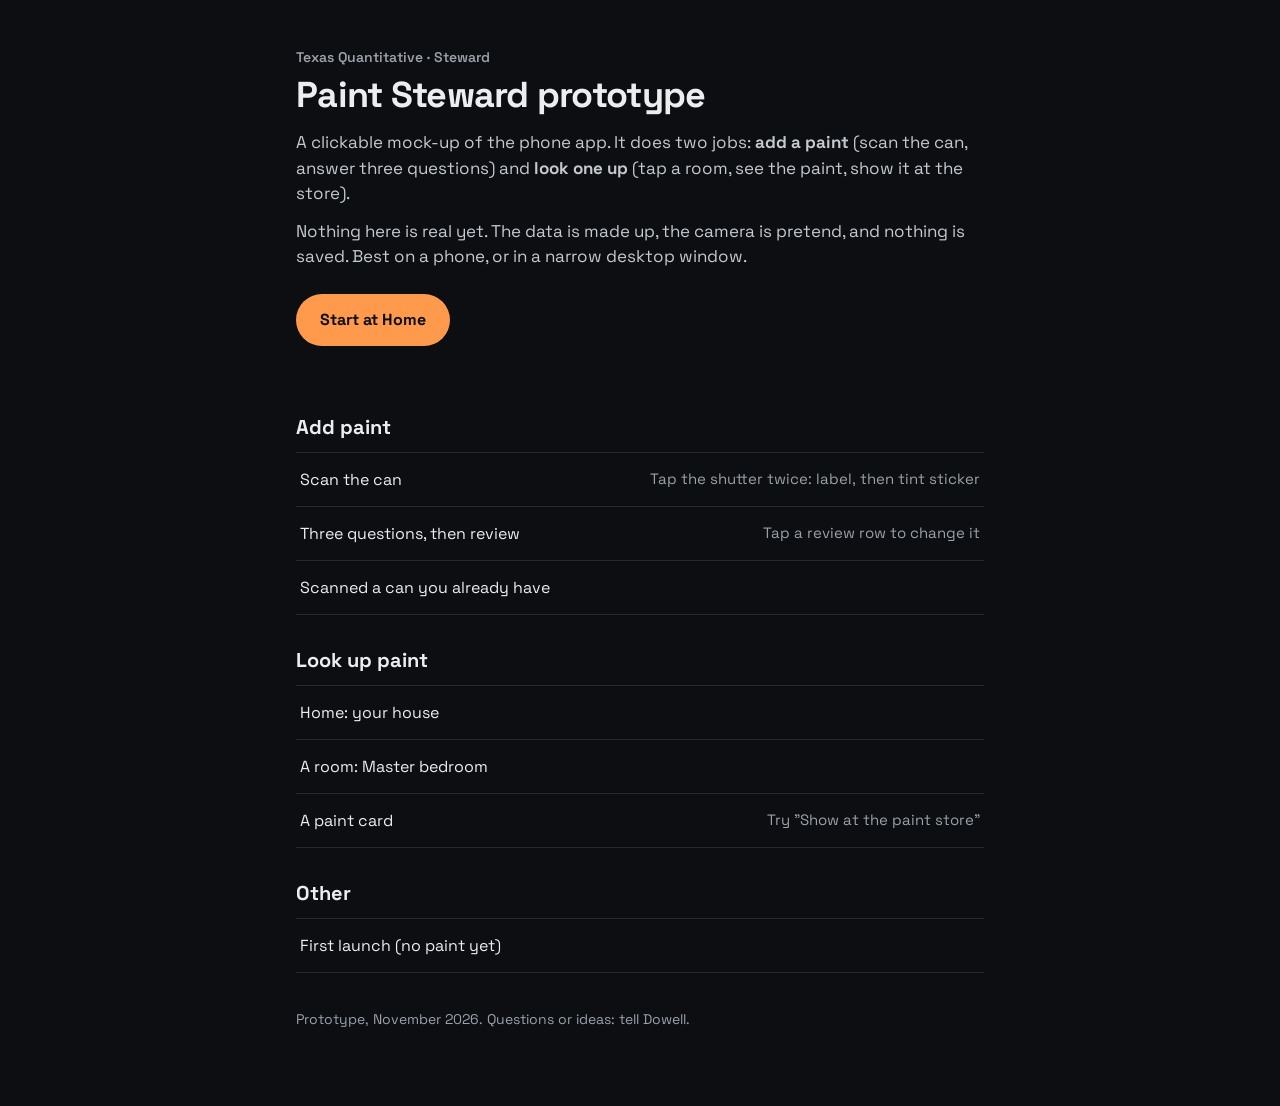
<file: index.html>
<!doctype html>
<html lang="en">
<head>
<meta charset="utf-8">
<meta name="viewport" content="width=device-width, initial-scale=1">
<title>Paint Steward Prototype</title>
<meta name="robots" content="noindex">
<link href="https://fonts.googleapis.com/css2?family=Space+Grotesk:wght@400;500;600;700&display=swap" rel="stylesheet">
<style>
  :root { --bg: #0C0E11; --surface: #16191E; --line: #262A31; --ink: #ECEDEF; --muted: #9AA1AB; --accent: #FF9A4D; }
  * { box-sizing: border-box; }
  body { margin: 0; background: var(--bg); color: var(--ink); font-family: 'Space Grotesk', system-ui, sans-serif; }
  main { max-width: 720px; margin: 0 auto; padding: 48px 16px 64px; }
  .eyebrow { font-size: 14px; font-weight: 600; color: var(--muted); }
  h1 { font-size: 36px; letter-spacing: -0.02em; margin: 6px 0 12px; }
  p { font-size: 17px; line-height: 1.5; color: #C4C9D0; margin: 0 0 12px; }
  .start { display: inline-flex; align-items: center; height: 52px; padding: 0 24px; border-radius: 26px; background: var(--accent); color: var(--bg); font-weight: 700; text-decoration: none; margin: 12px 0 36px; }
  h2 { font-size: 20px; margin: 32px 0 12px; }
  ol { list-style: none; padding: 0; margin: 0; border-top: 1px solid var(--line); }
  li a { display: flex; justify-content: space-between; gap: 16px; padding: 16px 4px; border-bottom: 1px solid var(--line); color: var(--ink); text-decoration: none; }
  li a:hover { background: var(--surface); }
  li span { color: var(--muted); font-size: 15px; text-align: right; }
  .note { font-size: 14px; color: var(--muted); margin-top: 36px; }
</style>
</head>
<body>
<main>
  <div class="eyebrow">Texas Quantitative · Steward</div>
  <h1>Paint Steward prototype</h1>
  <p>A clickable mock-up of the phone app. It does two jobs: <b>add a paint</b> (scan the can, answer three questions) and <b>look one up</b> (tap a room, see the paint, show it at the store).</p>
  <p>Nothing here is real yet. The data is made up, the camera is pretend, and nothing is saved. Best on a phone, or in a narrow desktop window.</p>
  <a class="start" href="home.html">Start at Home</a>

  <h2>Add paint</h2>
  <ol>
    <li><a href="scan.html">Scan the can <span>Tap the shutter twice: label, then tint sticker</span></a></li>
    <li><a href="ask.html">Three questions, then review <span>Tap a review row to change it</span></a></li>
    <li><a href="known.html">Scanned a can you already have</a></li>
  </ol>

  <h2>Look up paint</h2>
  <ol>
    <li><a href="home.html">Home: your house</a></li>
    <li><a href="room.html">A room: Master bedroom</a></li>
    <li><a href="paint.html">A paint card <span>Try "Show at the paint store"</span></a></li>
  </ol>

  <h2>Other</h2>
  <ol>
    <li><a href="first-run.html">First launch (no paint yet)</a></li>
  </ol>

  <p class="note">Prototype, November 2026. Questions or ideas: tell Dowell.</p>
</main>
</body>
</html>
</file>
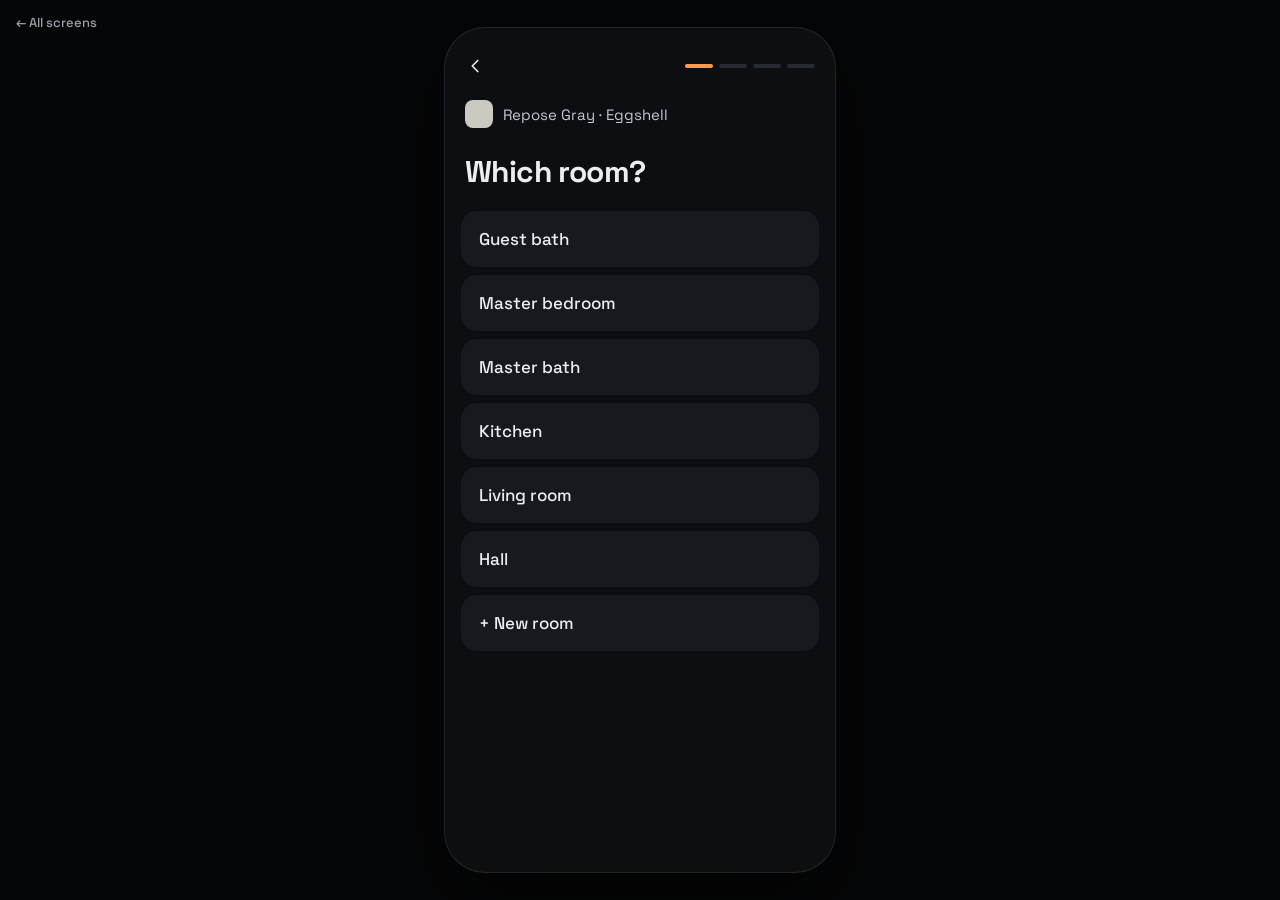
<file: ask.html>
<!doctype html>
<html lang="en">
<head>
<meta charset="utf-8">
<meta name="viewport" content="width=device-width, initial-scale=1">
<title>Paint Steward – Three questions</title>
<link href="https://fonts.googleapis.com/css2?family=JetBrains+Mono:wght@400;600&family=Space+Grotesk:wght@400;500;600;700&display=swap" rel="stylesheet">
<link rel="stylesheet" href="style.css">
<script src="fit.js"></script>
</head>
<body>
<a class="proto-home" href="index.html">← All screens</a>
<div class="phone" id="phone"></div>
<script>
const A = '#FF9A4D';
const s = { step: 0, editing: false, room: null, surface: null, left: null, by: 1 };
const Q = [
  { key: 'room', q: 'Which room?', opts: ['Guest bath', 'Master bedroom', 'Master bath', 'Kitchen', 'Living room', 'Hall', '+ New room'] },
  { key: 'surface', q: 'What did it go on?', opts: ['Walls', 'Ceiling', 'Trim', 'Doors', 'Cabinets', 'Something else'] },
  { key: 'left', q: 'How much is left?', opts: ['None', 'About a quarter', 'About half', 'About three quarters', 'Full can'] }
];
const bys = ['Me', "Bob's Painters"];
function set(patch) { Object.assign(s, patch); render(); }
function answer(i) {
  const q = Q[Math.min(s.step, 2)];
  set({ [q.key]: q.opts[i], step: s.editing ? 3 : s.step + 1, editing: false });
}
function back() { set({ step: Math.max(0, s.step - 1), editing: false }); }
function edit(i) {
  if (i === 2) set({ step: 0, editing: true });
  else if (i === 3) set({ step: 2, editing: true });
  else if (i === 4) set({ by: (s.by + 1) % bys.length });
}

function render() {
  const q = Q[Math.min(s.step, 2)];
  const review = [
    ['Color', 'SW 7015 Repose Gray'],
    ['Paint', 'Emerald Interior · Eggshell'],
    ['Where', (s.room || 'Guest bath') + ' – ' + (s.surface || 'Walls').toLowerCase()],
    ['Left', s.left || 'About half'],
    ['By', bys[s.by]],
    ['Date', 'Today']
  ];
  const backBtn = s.step === 0
    ? `<a href="scan.html" aria-label="Back" style="width: 44px; height: 44px; display: flex; align-items: center; justify-content: center; color: #ECEDEF">`
    : `<button onclick="back()" aria-label="Back" style="width: 44px; height: 44px; border: 0; background: transparent; display: flex; align-items: center; justify-content: center; color: #ECEDEF">`;
  const backEnd = s.step === 0 ? '</a>' : '</button>';

  document.getElementById('phone').innerHTML = `
  <div style="position: absolute; top: 16px; left: 8px; right: 20px; height: 44px; display: flex; align-items: center; justify-content: space-between">
    ${backBtn}<svg width="22" height="22" viewBox="0 0 24 24" fill="none" stroke="currentColor" stroke-width="1.8" stroke-linecap="round" stroke-linejoin="round" aria-hidden="true"><path d="M15 6l-6 6 6 6"></path></svg>${backEnd}
    <div style="display: flex; gap: 6px" aria-hidden="true">
      ${[0, 1, 2, 3].map(i => `<div style="width: 28px; height: 4px; border-radius: 2px; background: ${i <= s.step ? A : '#262A31'}"></div>`).join('')}
    </div>
  </div>

  <div style="position: absolute; top: 72px; left: 20px; right: 20px; display: flex; align-items: center; gap: 10px">
    <div style="width: 28px; height: 28px; border-radius: 8px; background: #CCC9C0"></div>
    <div style="font-size: 15px; color: #C4C9D0">Repose Gray · Eggshell</div>
  </div>

  ${s.step < 3 ? `
    <div class="ps-side" style="position: absolute; top: 124px; left: 16px; right: 16px">
      <div style="font-size: 30px; font-weight: 700; letter-spacing: -0.02em; margin: 0 4px 20px">${q.q}</div>
      <div style="display: flex; flex-direction: column; gap: 8px">
        ${q.opts.map((label, i) => {
          const chosen = s[q.key] === label;
          return `<button onclick="answer(${i})" style="height: 56px; padding: 0 18px; border-radius: 16px; border: 0; background: ${chosen ? '#ECEDEF' : '#16191E'}; color: ${chosen ? '#0C0E11' : '#ECEDEF'}; text-align: left; font: 500 17px 'Space Grotesk', sans-serif">${label}</button>`;
        }).join('')}
      </div>
    </div>
  ` : `
    <div class="ps-side" style="position: absolute; top: 124px; left: 16px; right: 16px">
      <div style="font-size: 30px; font-weight: 700; letter-spacing: -0.02em; margin: 0 4px 6px">Look right?</div>
      <div style="font-size: 15px; color: #9AA1AB; margin: 0 4px 20px">Tap anything to change it.</div>
      <div style="border-radius: 20px; background: #16191E; padding: 4px 16px">
        ${review.map(([label, value], i) => `
          <button onclick="edit(${i})" style="width: 100%; min-height: 56px; padding: 8px 0; border: 0; border-bottom: ${i === review.length - 1 ? '0' : '1px solid #262A31'}; background: transparent; color: #ECEDEF; display: flex; align-items: center; justify-content: space-between; gap: 12px; font-family: 'Space Grotesk', sans-serif; text-align: right">
            <span style="font-size: 14px; color: #9AA1AB; text-align: left">${label}</span>
            <span style="font-size: 16px; font-weight: 500">${value}</span>
          </button>`).join('')}
      </div>
    </div>
    <a href="home.html" style="position: absolute; bottom: 36px; left: 16px; right: 16px; height: 60px; border-radius: 30px; background: ${A}; color: #0C0E11; text-decoration: none; display: flex; align-items: center; justify-content: center; font-size: 17px; font-weight: 700">Save</a>
  `}`;
}
render();
</script>
</body>
</html>
</file>
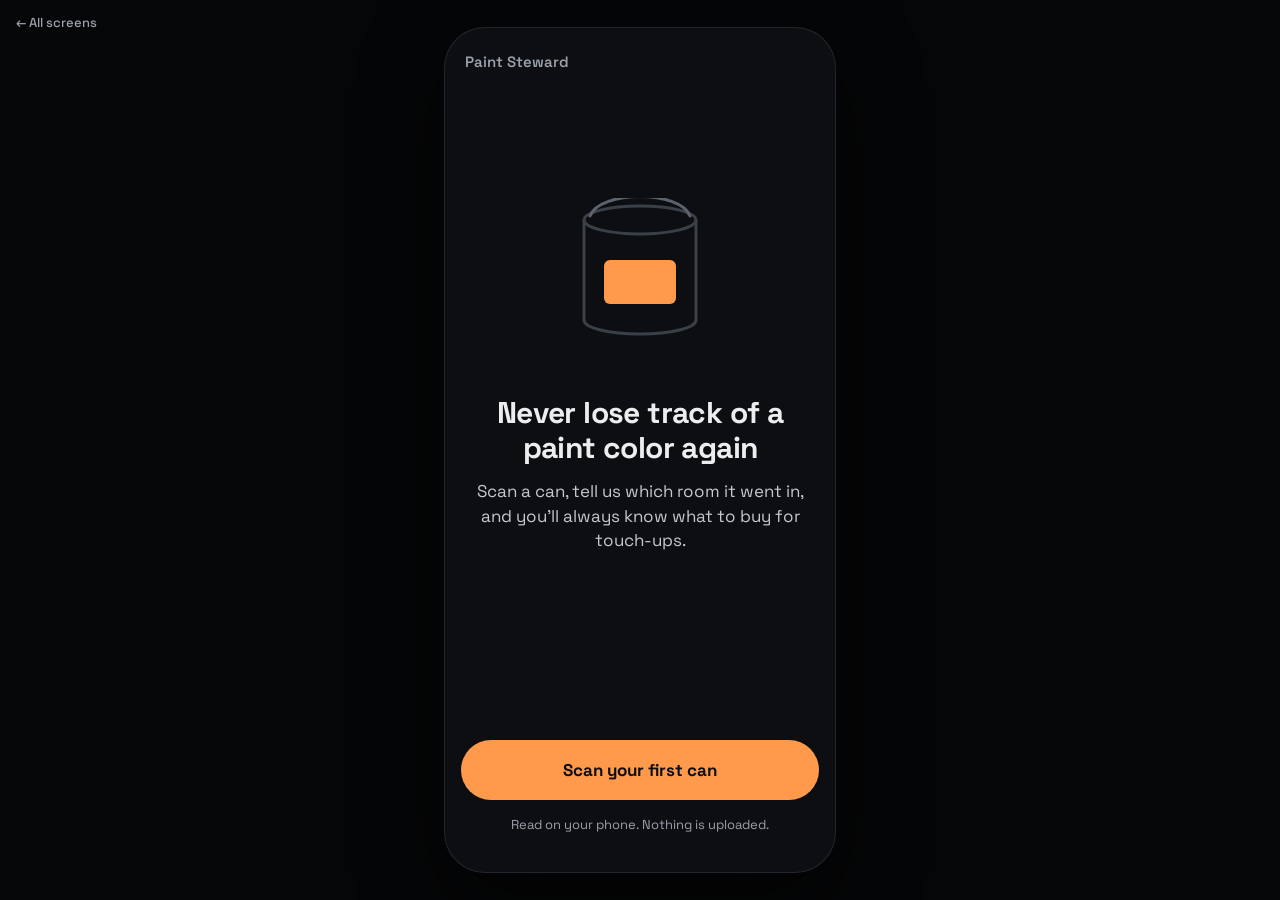
<file: first-run.html>
<!doctype html>
<html lang="en">
<head>
<meta charset="utf-8">
<meta name="viewport" content="width=device-width, initial-scale=1">
<title>Paint Steward – First launch</title>
<link href="https://fonts.googleapis.com/css2?family=JetBrains+Mono:wght@400;600&family=Space+Grotesk:wght@400;500;600;700&display=swap" rel="stylesheet">
<link rel="stylesheet" href="style.css">
<script src="fit.js"></script>
</head>
<body>
<a class="proto-home" href="index.html">← All screens</a>
<div class="phone">

  <div style="position: absolute; top: 24px; left: 20px; font-size: 15px; font-weight: 600; color: #9AA1AB">Paint Steward</div>

  <svg style="position: absolute; top: 170px; left: 50%; transform: translateX(-50%)" width="140" height="150" viewBox="0 0 140 150" fill="none" aria-hidden="true">
    <ellipse cx="70" cy="22" rx="56" ry="14" stroke="#3A4048" stroke-width="3"></ellipse>
    <path d="M14 22v100c0 8 25 14 56 14s56-6 56-14V22" stroke="#3A4048" stroke-width="3"></path>
    <rect x="34" y="62" width="72" height="44" rx="6" fill="#FF9A4D"></rect>
    <path d="M20 18c10-26 90-26 100 0" stroke="#5C636D" stroke-width="3" stroke-linecap="round"></path>
  </svg>

  <div style="position: absolute; top: 368px; left: 28px; right: 28px; text-align: center">
    <div style="font-size: 30px; font-weight: 700; letter-spacing: -0.02em; line-height: 1.15">Never lose track of a paint color again</div>
    <div style="font-size: 17px; color: #C4C9D0; line-height: 1.45; margin-top: 14px">Scan a can, tell us which room it went in, and you'll always know what to buy for touch-ups.</div>
  </div>

  <div style="position: absolute; bottom: 32px; left: 16px; right: 16px; display: flex; flex-direction: column; gap: 8px; align-items: center">
    <a href="scan.html" style="width: 100%; height: 60px; border-radius: 30px; background: #FF9A4D; color: #0C0E11; text-decoration: none; display: flex; align-items: center; justify-content: center; font-size: 17px; font-weight: 700">Scan your first can</a>
    <div style="font-size: 13px; color: #9AA1AB; height: 32px; display: flex; align-items: center">Read on your phone. Nothing is uploaded.</div>
  </div>
</div>
</body>
</html>
</file>
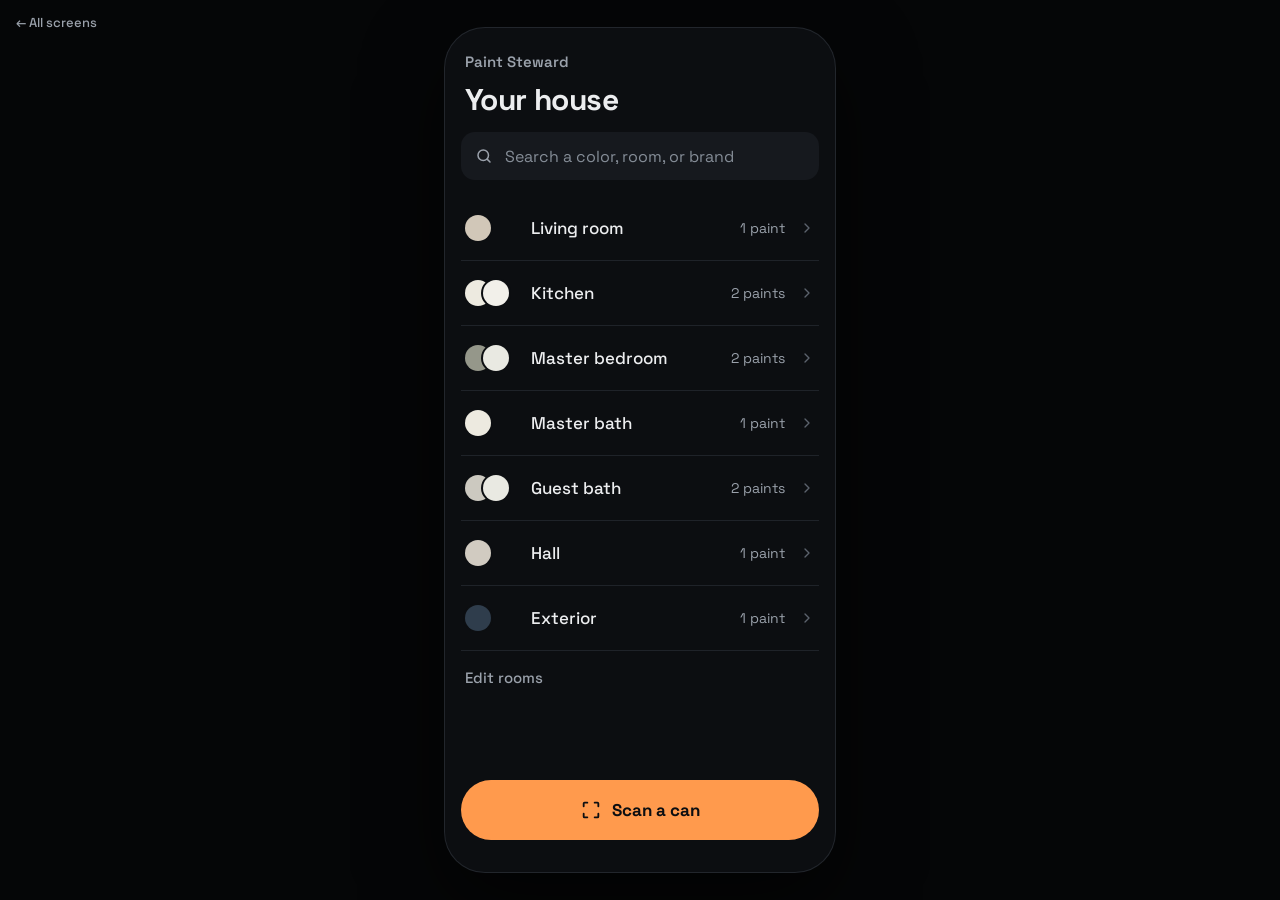
<file: home.html>
<!doctype html>
<html lang="en">
<head>
<meta charset="utf-8">
<meta name="viewport" content="width=device-width, initial-scale=1">
<title>Paint Steward – Home</title>
<link href="https://fonts.googleapis.com/css2?family=JetBrains+Mono:wght@400;600&family=Space+Grotesk:wght@400;500;600;700&display=swap" rel="stylesheet">
<link rel="stylesheet" href="style.css">
<script src="fit.js"></script>
</head>
<body>
<a class="proto-home" href="index.html">← All screens</a>
<div class="phone">

  <div style="position: absolute; top: 24px; left: 20px; font-size: 15px; font-weight: 600; color: #9AA1AB">Paint Steward</div>
  <div style="position: absolute; top: 52px; left: 20px; font-size: 30px; font-weight: 700; letter-spacing: -0.02em">Your house</div>

  <label style="position: absolute; top: 104px; left: 16px; right: 16px; height: 48px; border-radius: 14px; background: #16191E; display: flex; align-items: center; gap: 10px; padding: 0 14px; box-sizing: border-box; color: #9AA1AB">
    <svg width="18" height="18" viewBox="0 0 24 24" fill="none" stroke="currentColor" stroke-width="2" stroke-linecap="round" aria-hidden="true"><circle cx="11" cy="11" r="7"></circle><path d="M20 20l-3.5-3.5"></path></svg>
    <span style="position: absolute; width: 1px; height: 1px; overflow: hidden; clip: rect(0 0 0 0)">Search paint</span>
    <input type="search" placeholder="Search a color, room, or brand" style="flex: 1; border: 0; background: transparent; color: #ECEDEF; font: 16px 'Space Grotesk', sans-serif; outline: none">
  </label>

  <div id="rooms" style="position: absolute; top: 168px; left: 16px; right: 16px; display: flex; flex-direction: column"></div>

  <a href="scan.html" style="position: absolute; bottom: 32px; left: 16px; right: 16px; height: 60px; border-radius: 30px; background: #FF9A4D; color: #0C0E11; text-decoration: none; display: flex; align-items: center; justify-content: center; gap: 10px; font-size: 17px; font-weight: 700">
    <svg width="22" height="22" viewBox="0 0 24 24" fill="none" stroke="currentColor" stroke-width="2" stroke-linecap="round" stroke-linejoin="round" aria-hidden="true"><path d="M4 8V5a1 1 0 0 1 1-1h3M16 4h3a1 1 0 0 1 1 1v3M20 16v3a1 1 0 0 1-1 1h-3M8 20H5a1 1 0 0 1-1-1v-3"></path></svg>
    Scan a can
  </a>
</div>
<script>
const rooms = [
  ['Living room', ['#D1C7B8']],
  ['Kitchen', ['#EDEAE0', '#F2F0EA']],
  ['Master bedroom', ['#95978A', '#E9E9E2']],
  ['Master bath', ['#EDEAE0']],
  ['Guest bath', ['#CCC9C0', '#E9E9E2']],
  ['Hall', ['#D1CBC1']],
  ['Exterior', ['#2F3D4C']]
];
document.getElementById('rooms').innerHTML = rooms.map(([name, hexes]) => `
  <a href="room.html" style="height: 64px; display: flex; align-items: center; gap: 14px; padding: 0 4px; border-bottom: 1px solid #1F2329; color: #ECEDEF; text-decoration: none">
    <div style="display: flex; width: 52px; flex-shrink: 0">
      ${hexes.map(h => `<div style="width: 26px; height: 26px; border-radius: 13px; background: ${h}; box-shadow: 0 0 0 2px #0C0E11; margin-right: -8px"></div>`).join('')}
    </div>
    <div style="flex: 1; font-size: 17px; font-weight: 500">${name}</div>
    <div style="font-size: 14px; color: #9AA1AB">${hexes.length === 1 ? '1 paint' : hexes.length + ' paints'}</div>
    <svg width="16" height="16" viewBox="0 0 24 24" fill="none" stroke="#5C636D" stroke-width="2" stroke-linecap="round" stroke-linejoin="round" aria-hidden="true"><path d="M9 6l6 6-6 6"></path></svg>
  </a>`).join('') + `
  <button style="height: 52px; border: 0; background: transparent; color: #9AA1AB; font: 500 15px 'Space Grotesk', sans-serif; text-align: left; padding: 0 4px">Edit rooms</button>`;
</script>
</body>
</html>
</file>
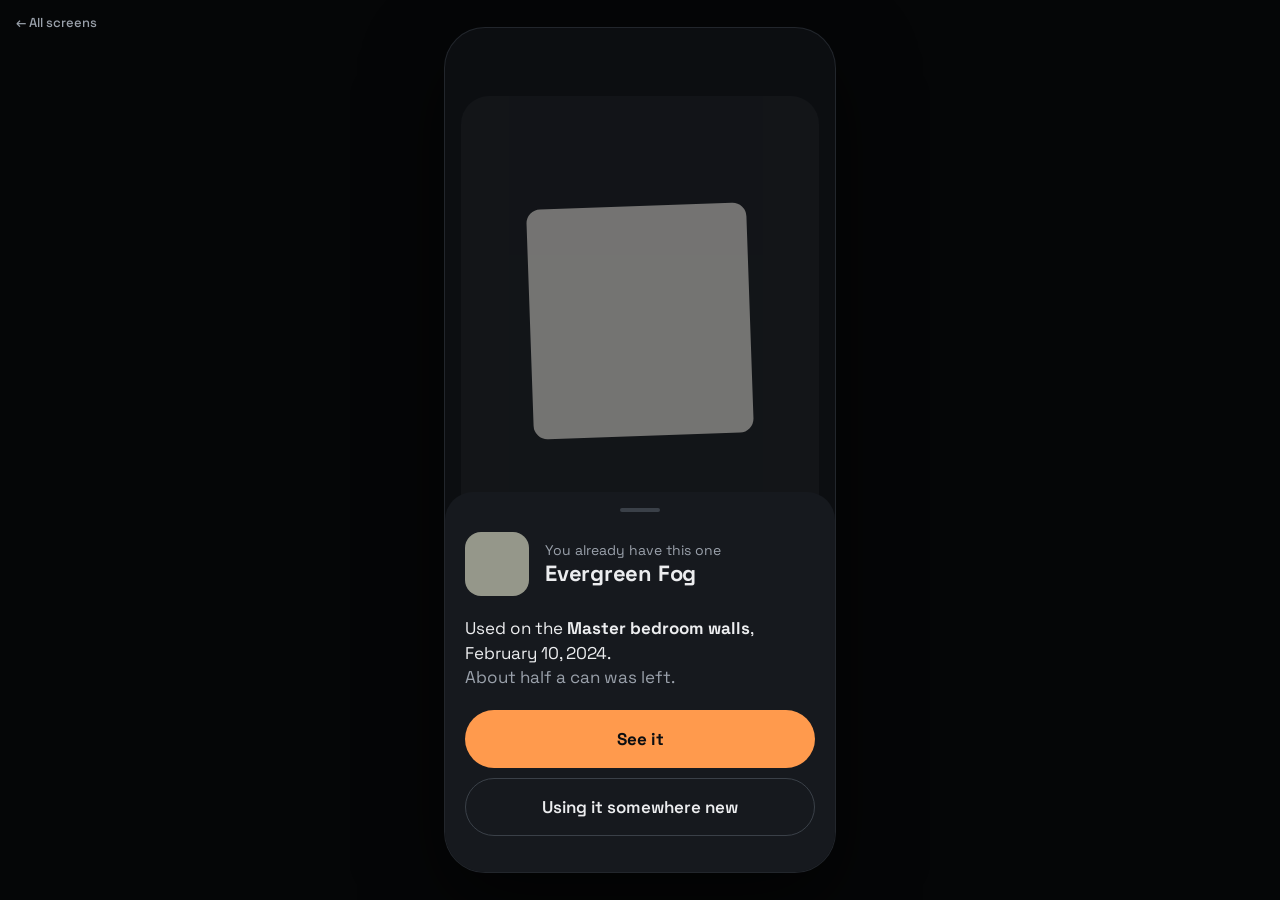
<file: known.html>
<!doctype html>
<html lang="en">
<head>
<meta charset="utf-8">
<meta name="viewport" content="width=device-width, initial-scale=1">
<title>Paint Steward – Can already recorded</title>
<link href="https://fonts.googleapis.com/css2?family=JetBrains+Mono:wght@400;600&family=Space+Grotesk:wght@400;500;600;700&display=swap" rel="stylesheet">
<link rel="stylesheet" href="style.css">
<script src="fit.js"></script>
</head>
<body>
<a class="proto-home" href="index.html">← All screens</a>
<div class="phone">

  <div style="position: absolute; top: 68px; left: 16px; right: 16px; height: 480px; border-radius: 28px; background: #1B1E22; overflow: hidden; opacity: 0.45">
    <div style="position: absolute; top: 110px; left: 50%; transform: translateX(-50%) rotate(-2deg); width: 220px; height: 230px; border-radius: 14px; background: #F3F0E8"></div>
  </div>

  <div class="ps-in" style="position: absolute; left: 0; right: 0; bottom: 0; padding: 28px 20px 36px; box-sizing: border-box; border-radius: 28px 28px 0 0; background: #16191E; display: flex; flex-direction: column; gap: 20px">
    <div style="width: 40px; height: 4px; border-radius: 2px; background: #3A4048; align-self: center; margin-top: -12px"></div>
    <div style="display: flex; align-items: center; gap: 16px">
      <div style="width: 64px; height: 64px; border-radius: 16px; background: #95978A; flex-shrink: 0"></div>
      <div>
        <div style="font-size: 14px; color: #9AA1AB">You already have this one</div>
        <div style="font-size: 22px; font-weight: 700; letter-spacing: -0.01em">Evergreen Fog</div>
      </div>
    </div>
    <div style="font-size: 17px; line-height: 1.45; color: #ECEDEF">Used on the <b>Master bedroom walls</b>, February 10, 2024.<br><span style="color: #9AA1AB">About half a can was left.</span></div>
    <div style="display: flex; flex-direction: column; gap: 10px">
      <a href="paint.html" style="height: 58px; border-radius: 29px; background: #FF9A4D; color: #0C0E11; text-decoration: none; display: flex; align-items: center; justify-content: center; font-size: 17px; font-weight: 700">See it</a>
      <a href="ask.html" style="height: 58px; border-radius: 29px; border: 1px solid #3A4048; box-sizing: border-box; color: #ECEDEF; text-decoration: none; display: flex; align-items: center; justify-content: center; font-size: 17px; font-weight: 600">Using it somewhere new</a>
    </div>
  </div>
</div>
</body>
</html>
</file>
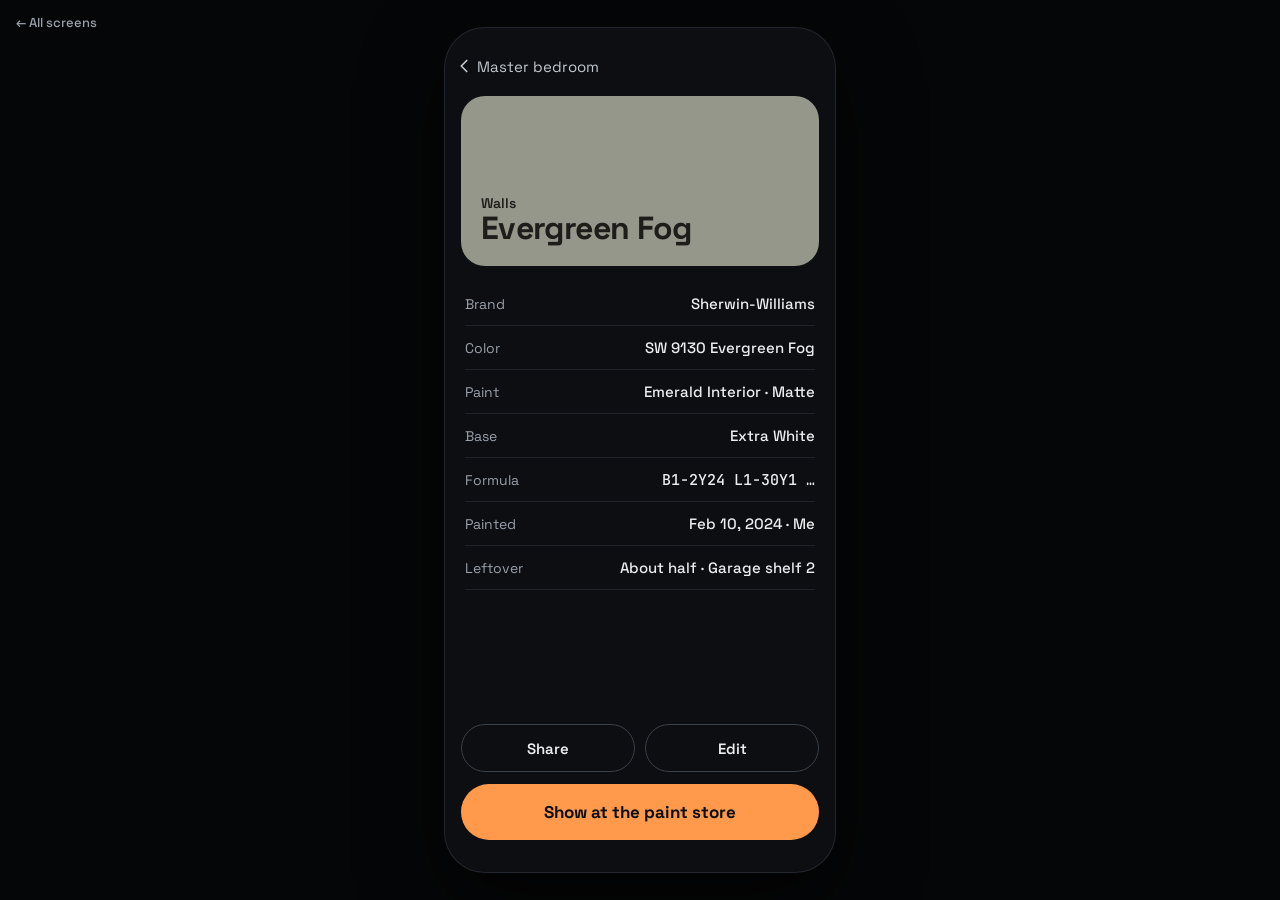
<file: paint.html>
<!doctype html>
<html lang="en">
<head>
<meta charset="utf-8">
<meta name="viewport" content="width=device-width, initial-scale=1">
<title>Paint Steward – Evergreen Fog</title>
<link href="https://fonts.googleapis.com/css2?family=JetBrains+Mono:wght@400;600&family=Space+Grotesk:wght@400;500;600;700&display=swap" rel="stylesheet">
<link rel="stylesheet" href="style.css">
<script src="fit.js"></script>
</head>
<body>
<a class="proto-home" href="index.html">← All screens</a>
<div class="phone" id="phone">

  <div id="normal">
    <div style="position: absolute; top: 16px; left: 8px; height: 44px; display: flex; align-items: center">
      <a href="room.html" aria-label="Back to Master bedroom" style="height: 44px; padding-right: 8px; display: flex; align-items: center; gap: 2px; color: #C4C9D0; text-decoration: none; font-size: 15px">
        <svg width="22" height="22" viewBox="0 0 24 24" fill="none" stroke="currentColor" stroke-width="1.8" stroke-linecap="round" stroke-linejoin="round" aria-hidden="true"><path d="M15 6l-6 6 6 6"></path></svg>
        Master bedroom
      </a>
    </div>

    <div style="position: absolute; top: 68px; left: 16px; right: 16px; height: 170px; border-radius: 24px; background: #95978A; color: #1E1D1A; padding: 20px; box-sizing: border-box; display: flex; flex-direction: column; justify-content: flex-end">
      <div style="font-size: 14px; font-weight: 600">Walls</div>
      <div style="font-size: 32px; font-weight: 700; letter-spacing: -0.02em; line-height: 1.05">Evergreen Fog</div>
    </div>

    <div id="rows" style="position: absolute; top: 254px; left: 20px; right: 20px; display: flex; flex-direction: column"></div>

    <div style="position: absolute; bottom: 100px; left: 16px; right: 16px; display: flex; gap: 10px">
      <button style="flex: 1; height: 48px; border-radius: 24px; border: 1px solid #3A4048; background: transparent; color: #ECEDEF; font: 600 15px 'Space Grotesk', sans-serif">Share</button>
      <button style="flex: 1; height: 48px; border-radius: 24px; border: 1px solid #3A4048; background: transparent; color: #ECEDEF; font: 600 15px 'Space Grotesk', sans-serif">Edit</button>
    </div>
    <button onclick="store(true)" style="position: absolute; bottom: 32px; left: 16px; right: 16px; height: 56px; border-radius: 28px; border: 0; background: #FF9A4D; color: #0C0E11; font: 700 17px 'Space Grotesk', sans-serif">Show at the paint store</button>
  </div>

  <div id="store" hidden>
    <div style="position: absolute; inset: 0; padding: 48px 28px 32px; box-sizing: border-box; color: #111111; display: flex; flex-direction: column; gap: 18px">
      <div style="height: 120px; border-radius: 18px; background: #95978A"></div>
      <div style="font-size: 15px; font-weight: 700; letter-spacing: 0.14em">SHERWIN-WILLIAMS</div>
      <div>
        <div style="font-size: 26px; font-weight: 600">SW 9130</div>
        <div style="font-size: 46px; font-weight: 700; letter-spacing: -0.02em; line-height: 1">Evergreen Fog</div>
      </div>
      <div style="font-size: 24px; font-weight: 500; line-height: 1.3">Emerald Interior<br>Matte · Extra White base</div>
      <div style="font: 600 17px/1.6 'JetBrains Mono', monospace; white-space: pre; padding: 14px 16px; border-radius: 12px; background: #F1F1EE">B1-Black      2 24  1
L1-Raw Umber  - 30  1
W1-White      - 10  -</div>
      <div style="font-size: 16px; color: #444444">1 gallon</div>
      <button onclick="store(false)" style="margin-top: auto; height: 56px; border-radius: 28px; border: 0; background: #111111; color: #FFFFFF; font: 700 17px 'Space Grotesk', sans-serif">Done</button>
    </div>
  </div>
</div>
<script>
const sans = "'Space Grotesk', sans-serif", mono = "'JetBrains Mono', monospace";
document.getElementById('rows').innerHTML = [
  ['Brand', 'Sherwin-Williams', sans],
  ['Color', 'SW 9130 Evergreen Fog', sans],
  ['Paint', 'Emerald Interior · Matte', sans],
  ['Base', 'Extra White', sans],
  ['Formula', 'B1-2Y24 L1-30Y1 …', mono],
  ['Painted', 'Feb 10, 2024 · Me', sans],
  ['Leftover', 'About half · Garage shelf 2', sans]
].map(([label, value, font]) => `
  <div style="min-height: 44px; padding: 6px 0; box-sizing: border-box; border-bottom: 1px solid #1F2329; display: flex; justify-content: space-between; align-items: center; gap: 16px">
    <span style="font-size: 14px; color: #9AA1AB">${label}</span>
    <span style="font-size: 15px; font-weight: 500; text-align: right; font-family: ${font}">${value}</span>
  </div>`).join('');
function store(on) {
  document.getElementById('normal').hidden = on;
  document.getElementById('store').hidden = !on;
  document.getElementById('phone').style.background = on ? '#FFFFFF' : '#0C0E11';
}
</script>
</body>
</html>
</file>
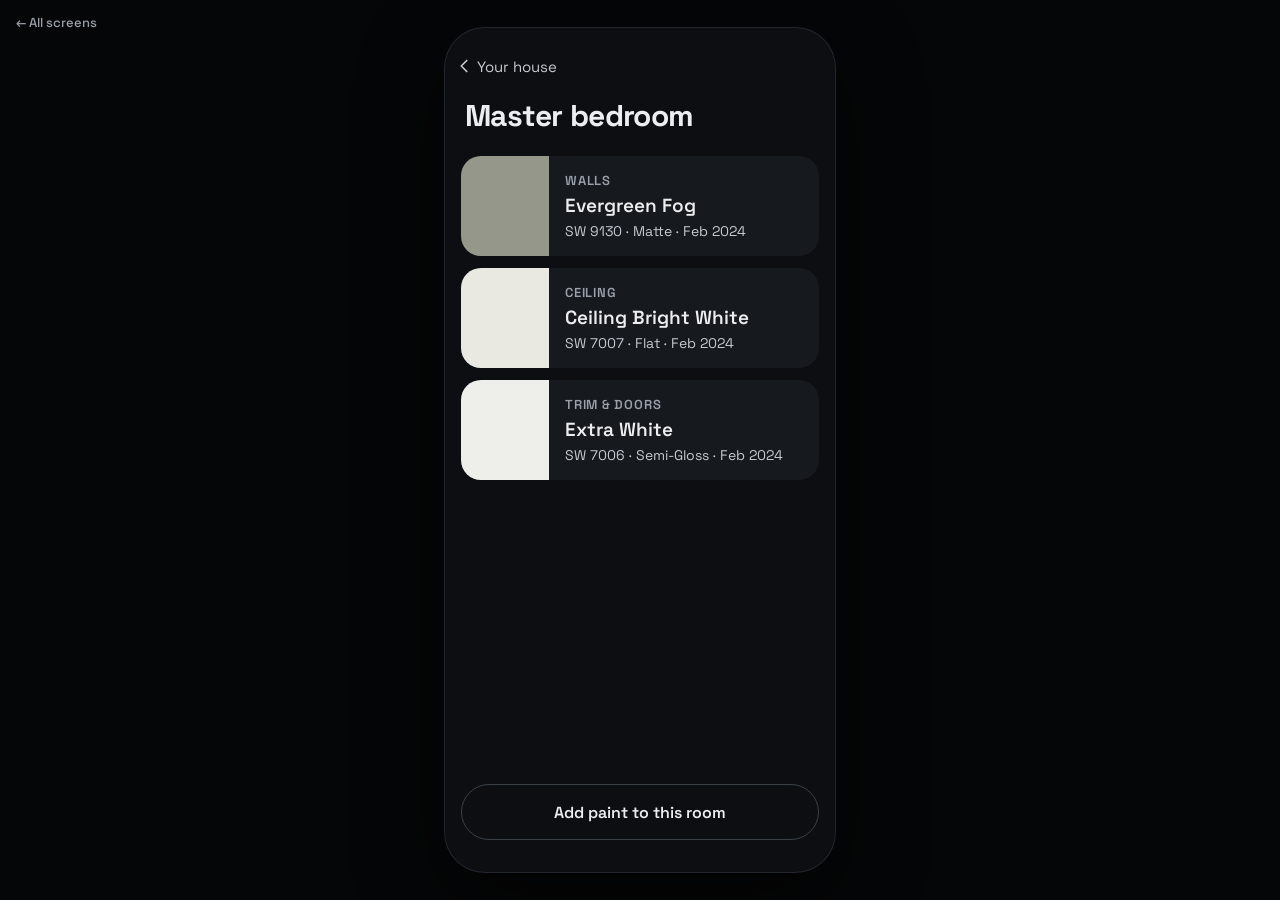
<file: room.html>
<!doctype html>
<html lang="en">
<head>
<meta charset="utf-8">
<meta name="viewport" content="width=device-width, initial-scale=1">
<title>Paint Steward – Master bedroom</title>
<link href="https://fonts.googleapis.com/css2?family=JetBrains+Mono:wght@400;600&family=Space+Grotesk:wght@400;500;600;700&display=swap" rel="stylesheet">
<link rel="stylesheet" href="style.css">
<script src="fit.js"></script>
</head>
<body>
<a class="proto-home" href="index.html">← All screens</a>
<div class="phone">

  <div style="position: absolute; top: 16px; left: 8px; height: 44px; display: flex; align-items: center">
    <a href="home.html" aria-label="Back to your house" style="height: 44px; padding: 0 8px 0 0; display: flex; align-items: center; gap: 2px; color: #C4C9D0; text-decoration: none; font-size: 15px">
      <svg width="22" height="22" viewBox="0 0 24 24" fill="none" stroke="currentColor" stroke-width="1.8" stroke-linecap="round" stroke-linejoin="round" aria-hidden="true"><path d="M15 6l-6 6 6 6"></path></svg>
      Your house
    </a>
  </div>
  <div style="position: absolute; top: 68px; left: 20px; font-size: 30px; font-weight: 700; letter-spacing: -0.02em">Master bedroom</div>

  <div id="paints" style="position: absolute; top: 128px; left: 16px; right: 16px; display: flex; flex-direction: column; gap: 12px"></div>

  <a href="scan.html" style="position: absolute; bottom: 32px; left: 16px; right: 16px; height: 56px; border-radius: 28px; border: 1px solid #3A4048; box-sizing: border-box; color: #ECEDEF; text-decoration: none; display: flex; align-items: center; justify-content: center; font-size: 16px; font-weight: 600">Add paint to this room</a>
</div>
<script>
const paints = [
  { surface: 'WALLS', name: 'Evergreen Fog', hex: '#95978A', detail: 'SW 9130 · Matte · Feb 2024' },
  { surface: 'CEILING', name: 'Ceiling Bright White', hex: '#E9E9E2', detail: 'SW 7007 · Flat · Feb 2024' },
  { surface: 'TRIM & DOORS', name: 'Extra White', hex: '#EEEFEA', detail: 'SW 7006 · Semi-Gloss · Feb 2024' }
];
document.getElementById('paints').innerHTML = paints.map(p => `
  <a href="paint.html" style="display: flex; border-radius: 20px; overflow: hidden; background: #16191E; color: #ECEDEF; text-decoration: none">
    <div style="width: 88px; background: ${p.hex}; flex-shrink: 0"></div>
    <div style="flex: 1; padding: 16px; display: flex; flex-direction: column; gap: 4px">
      <div style="font-size: 13px; font-weight: 600; letter-spacing: 0.06em; color: #9AA1AB">${p.surface}</div>
      <div style="font-size: 19px; font-weight: 600">${p.name}</div>
      <div style="font-size: 14px; color: #C4C9D0">${p.detail}</div>
    </div>
  </a>`).join('');
</script>
</body>
</html>
</file>
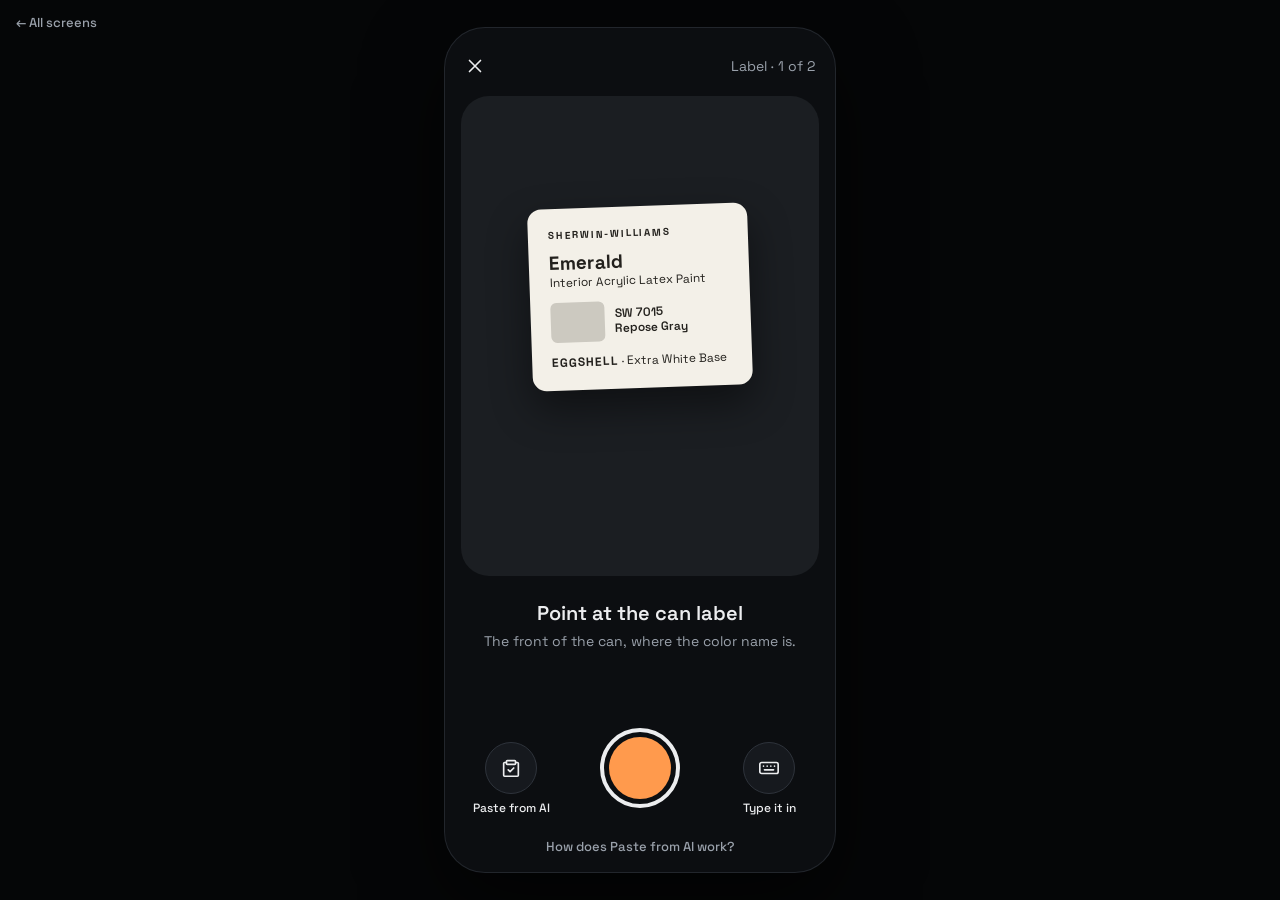
<file: scan.html>
<!doctype html>
<html lang="en">
<head>
<meta charset="utf-8">
<meta name="viewport" content="width=device-width, initial-scale=1">
<title>Paint Steward – Scan a can</title>
<link href="https://fonts.googleapis.com/css2?family=JetBrains+Mono:wght@400;600&family=Space+Grotesk:wght@400;500;600;700&display=swap" rel="stylesheet">
<link rel="stylesheet" href="style.css">
<script src="fit.js"></script>
</head>
<body>
<a class="proto-home" href="index.html">← All screens</a>
<div class="phone" id="phone"></div>
<script>
const A = '#FF9A4D';
const s = { mode: 'label', reading: false, labelDone: false, stickerDone: false, help: false, copied: false };
function set(patch) { Object.assign(s, patch); render(); }

function scan() {
  if (s.reading) return;
  const mode = s.mode;
  set({ reading: true });
  setTimeout(() => {
    if (mode === 'label') {
      set({ reading: false, labelDone: true });
      setTimeout(() => set({ mode: 'sticker' }), 700);
    } else {
      set({ reading: false, stickerDone: true });
    }
  }, 1300);
}

function render() {
  const done = s.labelDone && s.stickerDone;
  let status = 'Point at the can label', hint = 'The front of the can, where the color name is.';
  if (s.reading) { status = 'Reading…'; hint = 'Hold still a moment.'; }
  else if (done) { status = 'Got it: Repose Gray'; hint = 'Emerald Interior · Eggshell · formula saved'; }
  else if (s.mode === 'sticker') { status = 'Now the tint sticker'; hint = 'Usually on the lid. It lets the store remix the exact color.'; }
  const stepText = s.mode === 'label' && !s.labelDone ? 'Label · 1 of 2' : 'Sticker · 2 of 2';
  const labelSeen = s.mode === 'label' && (s.reading || s.labelDone);
  const stickerSeen = s.mode === 'sticker' && (s.reading || s.stickerDone);

  document.getElementById('phone').innerHTML = `
  <div style="position: absolute; top: 16px; left: 8px; right: 20px; height: 44px; display: flex; align-items: center; justify-content: space-between">
    <a href="home.html" aria-label="Cancel" style="width: 44px; height: 44px; display: flex; align-items: center; justify-content: center; color: #ECEDEF">
      <svg width="22" height="22" viewBox="0 0 24 24" fill="none" stroke="currentColor" stroke-width="1.8" stroke-linecap="round" aria-hidden="true"><path d="M6 6l12 12M18 6L6 18"></path></svg>
    </a>
    <div style="font-size: 14px; color: #9AA1AB">${stepText}</div>
  </div>

  <div style="position: absolute; top: 68px; left: 16px; right: 16px; height: 480px; border-radius: 28px; background: #1B1E22; overflow: hidden">
    ${s.mode === 'label' ? `
    <div style="position: absolute; top: 110px; left: 50%; transform: translateX(-50%) rotate(-2deg); width: 220px; padding: 20px; box-sizing: border-box; border-radius: 14px; background: #F3F0E8; color: #23211D; display: flex; flex-direction: column; gap: 12px; box-shadow: 0 18px 40px rgba(0,0,0,0.45)">
      <div style="font-size: 10px; font-weight: 700; letter-spacing: 0.18em">SHERWIN-WILLIAMS</div>
      <div>
        <div style="font-size: 19px; font-weight: 700; line-height: 1.1">Emerald</div>
        <div style="font-size: 12px">Interior Acrylic Latex Paint</div>
      </div>
      <div style="display: flex; align-items: center; gap: 10px">
        <div style="width: 54px; height: 40px; border-radius: 6px; background: #CCC9C0"></div>
        <div style="font-size: 12px; font-weight: 600; line-height: 1.25">SW 7015<br>Repose Gray</div>
      </div>
      <div style="font-size: 12px"><b style="letter-spacing: 0.08em">EGGSHELL</b> · Extra White Base</div>
      ${labelSeen ? `<div class="ps-in" style="position: absolute; inset: -8px; border: 2px solid ${A}; border-radius: 18px"></div>` : ''}
    </div>` : `
    <div style="position: absolute; top: 130px; left: 50%; transform: translateX(-50%) rotate(1.5deg); width: 236px; padding: 16px; box-sizing: border-box; border-radius: 6px; background: #FBFBF8; color: #1D1D1B; font-family: 'JetBrains Mono', monospace; font-size: 10.5px; line-height: 1.5; box-shadow: 0 18px 40px rgba(0,0,0,0.45)">
      <div style="font-weight: 600">SW 7015 REPOSE GRAY</div>
      <div style="margin-top: 8px; white-space: pre">COLORANT      OZ 32 64 128
B1-Black       - 12  1   -
R2-Maroon      -  1  1   -
Y3-Deep Gold   1  8  -   -</div>
      ${stickerSeen ? `<div class="ps-in" style="position: absolute; inset: -8px; border: 2px solid ${A}; border-radius: 12px"></div>` : ''}
    </div>`}
    ${s.reading ? `<div class="ps-sweep" style="position: absolute; left: 40px; right: 40px; height: 2px; background: ${A}; box-shadow: 0 0 16px 3px rgba(255,154,77,0.5)"></div>` : ''}
  </div>

  <div style="position: absolute; top: 572px; left: 24px; right: 24px; text-align: center">
    <div style="font-size: 20px; font-weight: 600">${status}</div>
    <div style="font-size: 14px; color: #9AA1AB; margin-top: 6px">${hint}</div>
  </div>

  ${!done ? `
    <button aria-label="Take picture" onclick="scan()" style="position: absolute; bottom: 64px; left: 50%; transform: translateX(-50%); width: 80px; height: 80px; border-radius: 40px; border: 4px solid #ECEDEF; background: transparent; padding: 0; display: flex; align-items: center; justify-content: center">
      <div style="width: 62px; height: 62px; border-radius: 31px; background: ${A}"></div>
    </button>
    ${s.mode === 'sticker' ? `
      <button onclick="set({ stickerDone: true })" style="position: absolute; bottom: 20px; left: 50%; transform: translateX(-50%); height: 44px; padding: 0 16px; border: 0; background: transparent; color: #C4C9D0; font: 500 15px 'Space Grotesk', sans-serif">No sticker? Skip</button>
    ` : `
      <a href="ask.html" style="position: absolute; top: 714px; left: 24px; width: 84px; display: flex; flex-direction: column; align-items: center; gap: 6px; color: #ECEDEF; text-decoration: none">
        <span style="width: 52px; height: 52px; border-radius: 26px; background: #16191E; border: 1px solid #2E333B; box-sizing: border-box; display: flex; align-items: center; justify-content: center">
          <svg width="22" height="22" viewBox="0 0 24 24" fill="none" stroke="currentColor" stroke-width="1.8" stroke-linecap="round" stroke-linejoin="round" aria-hidden="true"><rect x="7" y="4" width="10" height="4" rx="1"></rect><path d="M7 6H5a1 1 0 0 0-1 1v13a1 1 0 0 0 1 1h14a1 1 0 0 0 1-1V7a1 1 0 0 0-1-1h-2"></path><path d="M9 14l2 2 4-4"></path></svg>
        </span>
        <span style="font-size: 12px; font-weight: 500; white-space: nowrap">Paste from AI</span>
      </a>
      <a href="ask.html" style="position: absolute; top: 714px; right: 24px; width: 84px; display: flex; flex-direction: column; align-items: center; gap: 6px; color: #ECEDEF; text-decoration: none">
        <span style="width: 52px; height: 52px; border-radius: 26px; background: #16191E; border: 1px solid #2E333B; box-sizing: border-box; display: flex; align-items: center; justify-content: center">
          <svg width="22" height="22" viewBox="0 0 24 24" fill="none" stroke="currentColor" stroke-width="1.8" stroke-linecap="round" stroke-linejoin="round" aria-hidden="true"><rect x="2" y="6" width="20" height="12" rx="2"></rect><path d="M6 10h.01M10 10h.01M14 10h.01M18 10h.01M7 14h10"></path></svg>
        </span>
        <span style="font-size: 12px; font-weight: 500; white-space: nowrap">Type it in</span>
      </a>
      <button onclick="set({ help: !s.help })" style="position: absolute; bottom: 8px; left: 50%; transform: translateX(-50%); height: 36px; padding: 0 12px; border: 0; background: transparent; color: #9AA1AB; font: 500 13px 'Space Grotesk', sans-serif; white-space: nowrap">How does Paste from AI work?</button>
    `}
  ` : `
    <a class="ps-in" href="ask.html" style="position: absolute; bottom: 36px; left: 16px; right: 16px; height: 60px; border-radius: 30px; background: ${A}; color: #0C0E11; text-decoration: none; display: flex; align-items: center; justify-content: center; font-size: 17px; font-weight: 700">Next</a>
  `}

  ${s.help ? `
    <div class="ps-in" style="position: absolute; left: 0; right: 0; bottom: 0; padding: 24px 20px 32px; box-sizing: border-box; border-radius: 28px 28px 0 0; background: #16191E; display: flex; flex-direction: column; gap: 14px; z-index: 10">
      <div style="font-size: 22px; font-weight: 700; letter-spacing: -0.01em">Read it with your own AI</div>
      <div style="display: flex; flex-direction: column; gap: 10px; font-size: 15px; line-height: 1.4; color: #C4C9D0">
        <div><b style="color: #ECEDEF">1.</b> Copy our prompt and open ChatGPT, Claude, or Gemini.</div>
        <div><b style="color: #ECEDEF">2.</b> Send it a photo of the can label and the tint sticker.</div>
        <div><b style="color: #ECEDEF">3.</b> Copy its answer, come back, and tap Paste from AI.</div>
      </div>
      <div style="font-size: 13px; color: #9AA1AB; line-height: 1.4">The photo goes to your AI, not to us. Save the prompt as a Project or custom GPT and next time it's one step.</div>
      <div style="display: flex; gap: 10px">
        <button onclick="set({ help: false })" style="height: 52px; padding: 0 20px; border-radius: 26px; border: 1px solid #3A4048; background: transparent; color: #ECEDEF; font: 600 15px 'Space Grotesk', sans-serif">Close</button>
        <button onclick="set({ copied: true })" style="flex: 1; height: 52px; border-radius: 26px; border: 0; background: ${A}; color: #0C0E11; font: 700 15px 'Space Grotesk', sans-serif">${s.copied ? 'Copied. Now open your AI' : 'Copy the prompt'}</button>
      </div>
    </div>
  ` : ''}`;
}
render();
</script>
</body>
</html>
</file>
<file: style.css>
html,body{margin:0;min-height:100%;background:#050607}
body{display:flex;align-items:center;justify-content:center;min-height:100vh;font-family:'Space Grotesk',system-ui,sans-serif}
a{color:#FF9A4D}
button{cursor:pointer}
input::placeholder{color:#858D97}
.phone{width:390px;height:844px;position:relative;overflow:hidden;background:#0C0E11;color:#ECEDEF;font-family:'Space Grotesk',system-ui,sans-serif;box-sizing:border-box;border-radius:40px;box-shadow:0 0 0 1px #22262C,0 30px 80px rgba(0,0,0,.6);flex-shrink:0;transform-origin:center center}
.proto-home{position:fixed;top:14px;left:16px;font:500 13px 'Space Grotesk',sans-serif;color:#9AA1AB;text-decoration:none}
.proto-home:hover{color:#ECEDEF}
@keyframes ps-sweep{0%{top:8%}50%{top:88%}100%{top:8%}}
@keyframes ps-up{from{opacity:0;transform:translateY(4px)}to{opacity:1;transform:none}}
@keyframes ps-side{from{opacity:0;transform:translateX(12px)}to{opacity:1;transform:none}}
.ps-sweep{animation:ps-sweep 1.4s ease-in-out infinite}
.ps-in{animation:ps-up .35s ease-out both}
.ps-side{animation:ps-side .25s ease-out both}
@media (max-width:440px){.phone{border-radius:0;box-shadow:none}.proto-home{display:none}}
</file>
